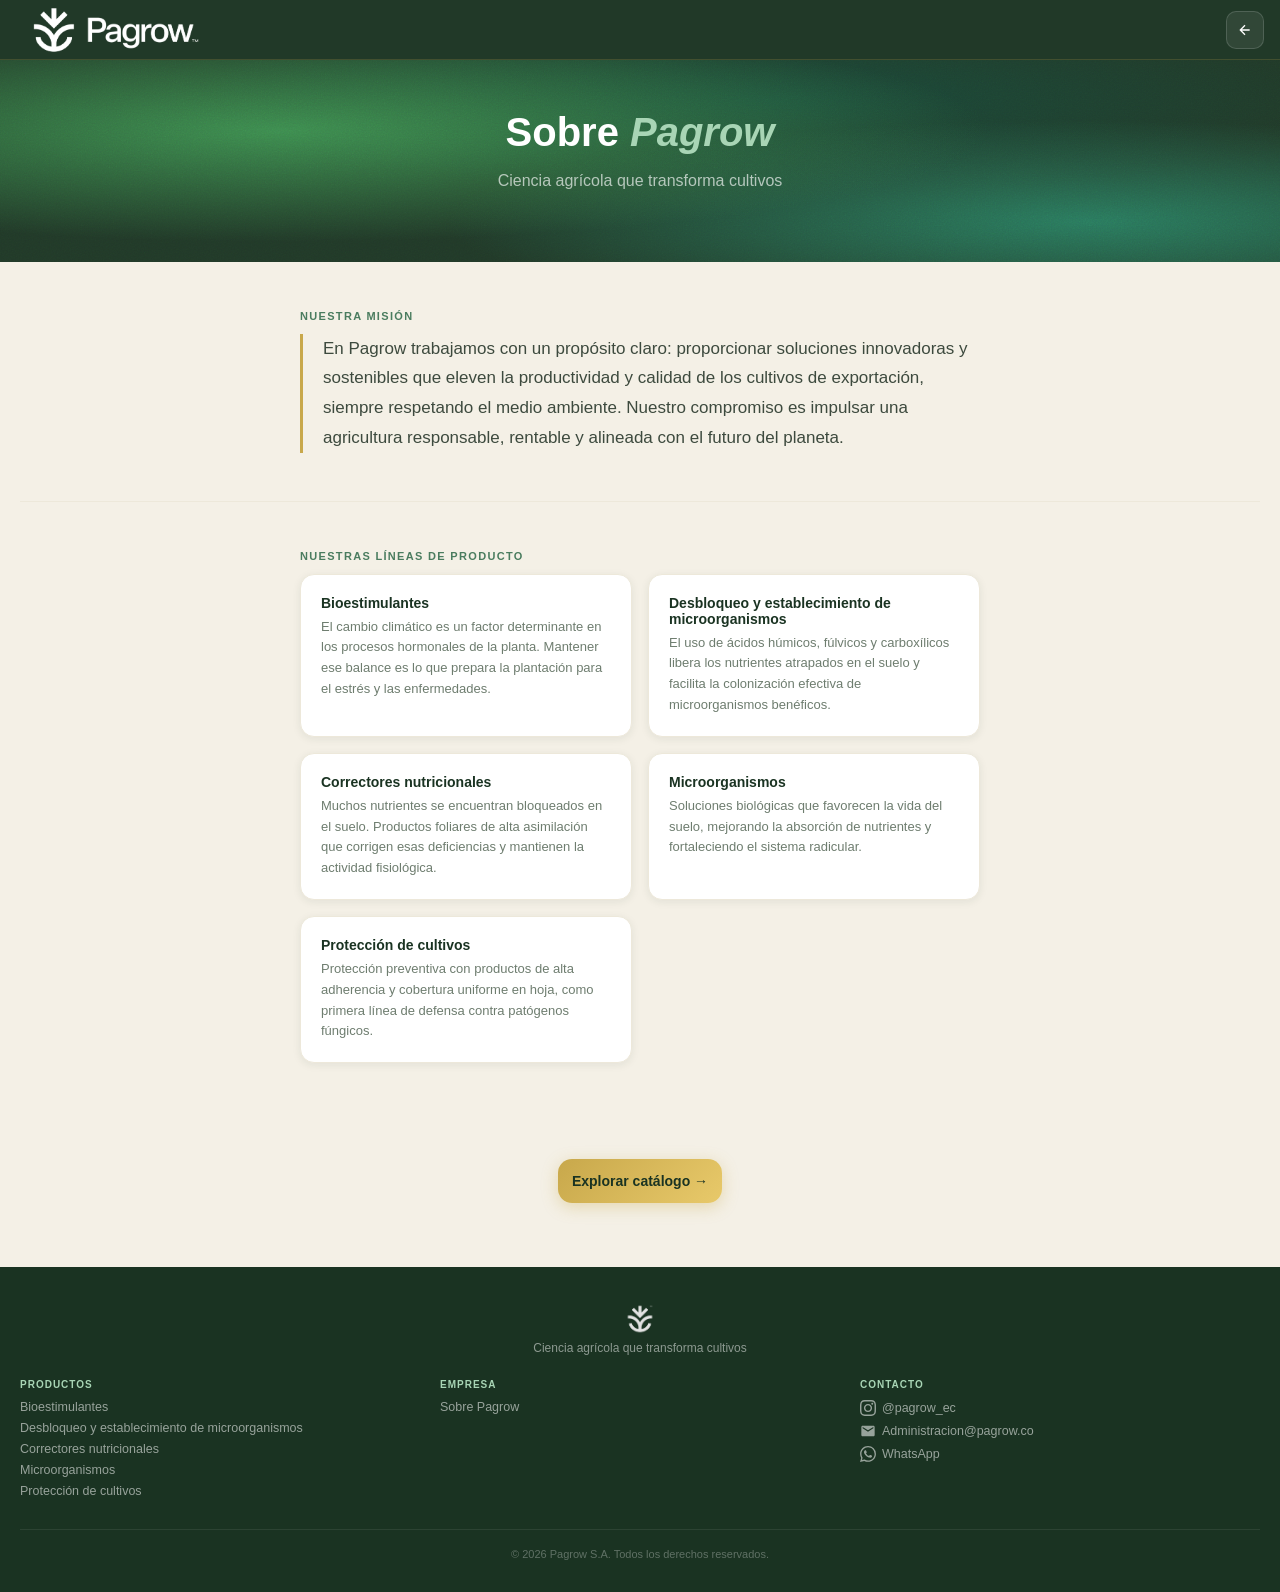
<file: sobre-nosotros.html>
<!doctype html>
<html lang="es">
    <head>
        <meta charset="UTF-8" />
        <meta name="viewport" content="width=device-width, initial-scale=1.0" />
        <title>Sobre Pagrow – Ciencia Agrícola para tus Cultivos</title>

        <!-- SEO -->
        <meta
            name="description"
            content="En Pagrow trabajamos con un propósito claro: proporcionar soluciones innovadoras y sostenibles que eleven la productividad y calidad de los cultivos de exportación."
        />
        <meta name="robots" content="index, follow" />
        <meta name="author" content="Pagrow S.A." />

        <!-- Open Graph -->
        <meta property="og:type" content="website" />
        <meta
            property="og:title"
            content="Sobre Pagrow – Ciencia Agrícola para tus Cultivos"
        />
        <meta
            property="og:description"
            content="Soluciones innovadoras y sostenibles para la agricultura de exportación en Ecuador."
        />
        <meta
            property="og:image"
            content="https://pagrow.es/assets/images/logos-pagrow/png/color/ISOTIPO_VERDE.png"
        />
        <meta
            property="og:url"
            content="https://pagrow.es/sobre-nosotros.html"
        />
        <meta property="og:locale" content="es_EC" />

        <!-- Security Headers -->
        <meta
            http-equiv="Content-Security-Policy"
            content="default-src 'self'; script-src 'self'; style-src 'self'; img-src 'self' data: https:; font-src 'self'; connect-src 'self'; object-src 'none'; base-uri 'self'; frame-ancestors 'none';"
        />
        <meta http-equiv="X-Content-Type-Options" content="nosniff" />
        <meta
            http-equiv="Referrer-Policy"
            content="strict-origin-when-cross-origin"
        />
        <meta
            http-equiv="Permissions-Policy"
            content="geolocation=(), microphone=(), camera=()"
        />

        <!-- Canonical -->
        <link rel="canonical" href="https://pagrow.es/sobre-nosotros.html" />

        <!-- Favicon -->
        <link
            rel="icon"
            type="image/png"
            sizes="32x32"
            href="assets/images/favicon/favicon-32x32.png"
        />
        <link
            rel="apple-touch-icon"
            href="assets/images/favicon/favicon-32x32.png"
        />

        <link rel="stylesheet" href="assets/css/styles.css" />
    </head>
    <body>
        <!-- ════════ HEADER ════════ -->
        <header class="header">
            <a href="index.html" class="logo">
                <img
                    src="assets/images/logos-pagrow/png/blanco-y-negro/HORIZONTAL_CLARO.png"
                    alt="Pagrow"
                    class="logo-img"
                    width="4501"
                    height="4501"
                />
            </a>
            <div class="header-actions">
                <a
                    href="index.html"
                    class="icon-btn"
                    title="Volver al catálogo"
                    aria-label="Volver al catálogo de productos"
                >
                    <svg
                        width="16"
                        height="16"
                        viewBox="0 0 24 24"
                        fill="none"
                        stroke="currentColor"
                        stroke-width="2"
                        aria-hidden="true"
                        focusable="false"
                    >
                        <path d="M19 12H5M12 19l-7-7 7-7" />
                    </svg>
                </a>
            </div>
        </header>

        <!-- ════════ HERO ════════ -->
        <section class="hero">
            <div class="hero-pattern"></div>
            <div class="hero-content">
                <h1>Sobre <em>Pagrow</em></h1>
                <p>Ciencia agrícola que transforma cultivos</p>
            </div>
        </section>

        <!-- ════════ MISIÓN ════════ -->
        <section class="about-section">
            <div class="about-section-label">Nuestra misión</div>
            <p class="about-mission-text">
                En Pagrow trabajamos con un propósito claro: proporcionar
                soluciones innovadoras y sostenibles que eleven la productividad
                y calidad de los cultivos de exportación, siempre respetando el
                medio ambiente. Nuestro compromiso es impulsar una agricultura
                responsable, rentable y alineada con el futuro del planeta.
            </p>
        </section>

        <hr class="about-divider" />

        <!-- ════════ LO QUE HACEMOS ════════ -->
        <section class="about-section">
            <div class="about-section-label">Nuestras líneas de producto</div>
            <div class="about-products-grid">
                <a href="index.html#bioestimulantes" class="about-product-card">
                    <h3 class="about-product-card-title">Bioestimulantes</h3>
                    <p class="about-product-card-desc">
                        El cambio climático es un factor determinante en los
                        procesos hormonales de la planta. Mantener ese balance
                        es lo que prepara la plantación para el estrés y las
                        enfermedades.
                    </p>
                </a>
                <a href="index.html#suelo" class="about-product-card">
                    <h3 class="about-product-card-title">
                        Desbloqueo y establecimiento de microorganismos
                    </h3>
                    <p class="about-product-card-desc">
                        El uso de ácidos húmicos, fúlvicos y carboxílicos libera
                        los nutrientes atrapados en el suelo y facilita la
                        colonización efectiva de microorganismos benéficos.
                    </p>
                </a>
                <a href="index.html#correctores" class="about-product-card">
                    <h3 class="about-product-card-title">
                        Correctores nutricionales
                    </h3>
                    <p class="about-product-card-desc">
                        Muchos nutrientes se encuentran bloqueados en el suelo.
                        Productos foliares de alta asimilación que corrigen esas
                        deficiencias y mantienen la actividad fisiológica.
                    </p>
                </a>
                <a href="index.html#micro" class="about-product-card">
                    <h3 class="about-product-card-title">Microorganismos</h3>
                    <p class="about-product-card-desc">
                        Soluciones biológicas que favorecen la vida del suelo,
                        mejorando la absorción de nutrientes y fortaleciendo el
                        sistema radicular.
                    </p>
                </a>
                <a href="index.html#proteccion" class="about-product-card">
                    <h3 class="about-product-card-title">
                        Protección de cultivos
                    </h3>
                    <p class="about-product-card-desc">
                        Protección preventiva con productos de alta adherencia y
                        cobertura uniforme en hoja, como primera línea de
                        defensa contra patógenos fúngicos.
                    </p>
                </a>
            </div>
        </section>

        <!-- ════════ CTA ════════ -->
        <section class="about-cta">
            <a href="index.html" class="btn-download">Explorar catálogo →</a>
        </section>

        <!-- ════════ FOOTER ════════ -->
        <footer class="footer">
            <div class="footer-logo">
                <img
                    src="assets/images/logos-pagrow/png/color/ISOTIPO_BLANCO.png"
                    alt="Isotipo Pagrow"
                    class="footer-logo-img"
                    width="4500"
                    height="4500"
                />
            </div>
            <div class="footer-tagline">
                Ciencia agrícola que transforma cultivos
            </div>
            <div class="footer-grid">
                <div class="footer-col">
                    <div class="footer-col-title">Productos</div>
                    <a href="index.html#bioestimulantes">Bioestimulantes</a>
                    <a href="index.html#suelo"
                        >Desbloqueo y establecimiento de microorganismos</a
                    >
                    <a href="index.html#correctores"
                        >Correctores nutricionales</a
                    >
                    <a href="index.html#micro">Microorganismos</a>
                    <a href="index.html#proteccion">Protección de cultivos</a>
                </div>
                <div class="footer-col">
                    <div class="footer-col-title">Empresa</div>
                    <a href="sobre-nosotros.html" aria-current="page"
                        >Sobre Pagrow</a
                    >
                </div>
                <div class="footer-col">
                    <div class="footer-col-title">Contacto</div>
                    <a
                        href="https://www.instagram.com/pagrow_ec/"
                        target="_blank"
                        rel="noopener noreferrer"
                        ><svg
                            xmlns="http://www.w3.org/2000/svg"
                            width="16"
                            height="16"
                            viewBox="0 0 24 24"
                            fill="currentColor"
                            aria-hidden="true"
                            style="vertical-align: -2px"
                        >
                            <path
                                d="M12 2.163c3.204 0 3.584.012 4.85.07 3.252.148 4.771 1.691 4.919 4.919.058 1.265.069 1.645.069 4.849 0 3.205-.012 3.584-.069 4.849-.149 3.225-1.664 4.771-4.919 4.919-1.266.058-1.644.07-4.85.07-3.204 0-3.584-.012-4.849-.07-3.26-.149-4.771-1.699-4.919-4.92-.058-1.265-.07-1.644-.07-4.849 0-3.204.013-3.583.07-4.849.149-3.227 1.664-4.771 4.919-4.919 1.266-.057 1.645-.069 4.849-.069zm0-2.163c-3.259 0-3.667.014-4.947.072-4.358.2-6.78 2.618-6.98 6.98-.059 1.281-.073 1.689-.073 4.948 0 3.259.014 3.668.072 4.948.2 4.358 2.618 6.78 6.98 6.98 1.281.058 1.689.072 4.948.072 3.259 0 3.668-.014 4.948-.072 4.354-.2 6.782-2.618 6.979-6.98.059-1.28.073-1.689.073-4.948 0-3.259-.014-3.667-.072-4.947-.196-4.354-2.617-6.78-6.979-6.98-1.281-.059-1.69-.073-4.949-.073zm0 5.838c-3.403 0-6.162 2.759-6.162 6.162s2.759 6.163 6.162 6.163 6.162-2.759 6.162-6.163c0-3.403-2.759-6.162-6.162-6.162zm0 10.162c-2.209 0-4-1.79-4-4 0-2.209 1.791-4 4-4s4 1.791 4 4c0 2.21-1.791 4-4 4zm6.406-11.845c-.796 0-1.441.645-1.441 1.44s.645 1.44 1.441 1.44c.795 0 1.439-.645 1.439-1.44s-.644-1.44-1.439-1.44z"
                            />
                        </svg>
                        @pagrow_ec</a
                    >
                    <a href="mailto:Administracion@pagrow.co"
                        ><svg
                            xmlns="http://www.w3.org/2000/svg"
                            width="16"
                            height="16"
                            viewBox="0 0 24 24"
                            fill="currentColor"
                            aria-hidden="true"
                            style="vertical-align: -2px"
                        >
                            <path
                                d="M20 4H4c-1.1 0-2 .9-2 2v12c0 1.1.9 2 2 2h16c1.1 0 2-.9 2-2V6c0-1.1-.9-2-2-2zm0 4l-8 5-8-5V6l8 5 8-5v2z"
                            />
                        </svg>
                        Administracion@pagrow.co</a
                    >
                    <a
                        href="https://wa.me/593999406826?text=Hola%2C%20me%20gustar%C3%ADa%20obtener%20m%C3%A1s%20informaci%C3%B3n%20sobre%20los%20productos%20Pagrow."
                        target="_blank"
                        rel="noopener noreferrer"
                        ><svg
                            xmlns="http://www.w3.org/2000/svg"
                            width="16"
                            height="16"
                            viewBox="0 0 24 24"
                            fill="currentColor"
                            aria-hidden="true"
                            style="vertical-align: -2px"
                        >
                            <path
                                d="M17.472 14.382c-.297-.149-1.758-.867-2.03-.967-.273-.099-.471-.148-.67.15-.197.297-.767.966-.94 1.164-.173.199-.347.223-.644.075-.297-.15-1.255-.463-2.39-1.475-.883-.788-1.48-1.761-1.653-2.059-.173-.297-.018-.458.13-.606.134-.133.298-.347.446-.52.149-.174.198-.298.298-.497.099-.198.05-.371-.025-.52-.075-.149-.669-1.612-.916-2.207-.242-.579-.487-.5-.669-.51-.173-.008-.371-.01-.57-.01-.198 0-.52.074-.792.372-.272.297-1.04 1.016-1.04 2.479 0 1.462 1.065 2.875 1.213 3.074.149.198 2.096 3.2 5.077 4.487.709.306 1.262.489 1.694.625.712.227 1.36.195 1.871.118.571-.085 1.758-.719 2.006-1.413.248-.694.248-1.289.173-1.413-.074-.124-.272-.198-.57-.347m-5.421 7.403h-.004a9.87 9.87 0 01-5.031-1.378l-.361-.214-3.741.982.998-3.648-.235-.374a9.86 9.86 0 01-1.51-5.26c.001-5.45 4.436-9.884 9.888-9.884 2.64 0 5.122 1.03 6.988 2.898a9.825 9.825 0 012.893 6.994c-.003 5.45-4.437 9.884-9.885 9.884m8.413-18.297A11.815 11.815 0 0012.05 0C5.495 0 .16 5.335.157 11.892c0 2.096.547 4.142 1.588 5.945L.057 24l6.305-1.654a11.882 11.882 0 005.683 1.448h.005c6.554 0 11.89-5.335 11.893-11.893a11.821 11.821 0 00-3.48-8.413z"
                            />
                        </svg>
                        WhatsApp</a
                    >
                </div>
            </div>
            <div class="footer-bottom">
                <div class="footer-copy">
                    © 2026 Pagrow S.A. Todos los derechos reservados.
                </div>
            </div>
        </footer>
    </body>
</html>
</file>
<file: assets/css/styles.css>
:root {
    --forest: #1a3322;
    --forest-mid: #2c5040;
    --sage: #4a7c5f;
    --moss: #6b9e7e;
    --mint: #a8d5b5;
    --cream: #f4f0e6;
    --parchment: #ede8da;
    --gold: #c8a84b;
    --gold-light: #e8c96a;
    --sand: #d4c8a8;
    --text-dark: #1a1a18;
    --text-mid: #3d4a3e;
    --text-light: #6e7d6f;
    --white: #ffffff;
    --shadow-sm: 0 2px 8px rgba(26, 51, 34, 0.08);
    --shadow-md: 0 6px 24px rgba(26, 51, 34, 0.12);
    --shadow-lg: 0 16px 48px rgba(26, 51, 34, 0.18);
    --radius-sm: 8px;
    --radius-md: 14px;
    --radius-lg: 20px;
    --radius-xl: 28px;
}

*,
*::before,
*::after {
    box-sizing: border-box;
    margin: 0;
    padding: 0;
}

html {
    scroll-behavior: smooth;
}

.sr-only {
    position: absolute;
    width: 1px;
    height: 1px;
    padding: 0;
    margin: -1px;
    overflow: hidden;
    clip: rect(0, 0, 0, 0);
    white-space: nowrap;
    border: 0;
}

body {
    font-family: Arial, sans-serif;
    background: var(--cream);
    color: var(--text-dark);
    min-height: 100vh;
    overflow-x: hidden;
}

/* ══════════════════ HEADER ══════════════════ */
.header {
    position: sticky;
    top: 0;
    z-index: 100;
    background: rgba(26, 51, 34, 0.97);
    backdrop-filter: blur(12px);
    border-bottom: 1px solid rgba(200, 168, 75, 0.2);
    padding: 0 16px;
    height: 60px;
    display: flex;
    align-items: center;
    justify-content: space-between;
}

.logo {
    display: flex;
    align-items: center;
    gap: 8px;
    text-decoration: none;
}
.logo-img {
    height: 200px;
    width: auto;
    display: block;
}
.footer-logo-img {
    height: 32px;
    width: auto;
    display: block;
    margin: 0 auto;
}

.header-actions {
    display: flex;
    gap: 6px;
    align-items: center;
}
.icon-btn {
    width: 38px;
    height: 38px;
    border: 1px solid rgba(255, 255, 255, 0.15);
    background: rgba(255, 255, 255, 0.07);
    border-radius: 10px;
    display: flex;
    align-items: center;
    justify-content: center;
    cursor: pointer;
    transition: all 0.2s;
    color: var(--white);
}
.icon-btn:hover {
    background: rgba(255, 255, 255, 0.15);
    border-color: var(--gold);
}

/* ══════════════════ SEARCH BAR ══════════════════ */
.search-wrap {
    background: var(--forest);
    padding: 10px 16px 12px;
    border-bottom: 1px solid rgba(200, 168, 75, 0.1);
    display: none;
}
.search-wrap.open {
    display: block;
}
.search-input-row {
    display: flex;
    gap: 8px;
    align-items: center;
    background: rgba(255, 255, 255, 0.1);
    border: 1px solid rgba(200, 168, 75, 0.25);
    border-radius: var(--radius-md);
    padding: 8px 14px;
}
.search-input-row input {
    flex: 1;
    background: none;
    border: none;
    outline: none;
    color: var(--white);
    font-family: Arial, sans-serif;
    font-size: 14px;
}
.search-input-row input::placeholder {
    color: rgba(255, 255, 255, 0.4);
}
.s-icon {
    color: rgba(255, 255, 255, 0.5);
    flex-shrink: 0;
}

/* ══════════════════ HERO ══════════════════ */
.hero {
    position: relative;
    overflow: hidden;
    background-color: #213928;
    background-image:
        radial-gradient(ellipse 55% 55% at 22% 35%, #3d8c4f 0%, transparent 100%),
        radial-gradient(ellipse 50% 50% at 85% 80%, #2a7a5e 0%, transparent 100%),
        radial-gradient(ellipse 45% 45% at 60% 20%, #1a4a3a 0%, transparent 100%);
    padding: 48px 20px 44px;
    text-align: center;
}
.hero::after {
    content: '';
    position: absolute;
    inset: 0;
    opacity: 0.15;
    background-image: url("data:image/svg+xml,%3Csvg viewBox='0 0 200 200' xmlns='http://www.w3.org/2000/svg'%3E%3Cfilter id='n'%3E%3CfeTurbulence type='fractalNoise' baseFrequency='0.72' numOctaves='4' stitchTiles='stitch'/%3E%3C/filter%3E%3Crect width='100%25' height='100%25' filter='url(%23n)'/%3E%3C/svg%3E");
    mix-blend-mode: overlay;
    pointer-events: none;
    z-index: 0;
}
.hero-leaf {
    position: absolute;
    bottom: -10px;
    width: 280px;
    pointer-events: none;
    z-index: 1;
}
.hero-leaf--right {
    right: -30px;
    transform: rotate(5deg);
}
.hero-leaf--left {
    left: -30px;
    transform: scaleX(-1) rotate(5deg);
}
@media (min-width: 600px) {
    .hero-leaf {
        width: 420px;
        bottom: -20px;
    }
    .hero-leaf--right { right: -50px; }
    .hero-leaf--left  { left: -50px; }
}
@media (min-width: 1024px) {
    .hero-leaf {
        width: 560px;
        bottom: -30px;
    }
    .hero-leaf--right { right: -60px; }
    .hero-leaf--left  { left: -60px; }
}
.hero-content {
    position: relative;
    z-index: 2;
}
.hero h1 {
    font-family: Arial, sans-serif;
    font-size: clamp(26px, 7vw, 40px);
    line-height: 1.2;
    color: var(--white);
    margin-bottom: 12px;
    max-width: 560px;
    margin-left: auto;
    margin-right: auto;
}
.hero h1 em {
    font-style: italic;
    color: var(--mint);
}
.hero p {
    font-size: 16px;
    line-height: 1.6;
    color: rgba(255, 255, 255, 0.65);
    max-width: 380px;
    margin: 0 auto 24px;
}

/* ══════════════════ CATALOG BODY ══════════════════ */
.catalog-body {
    padding: 0 16px 40px;
}

.tab-bar {
    display: flex;
    gap: 8px;
    overflow-x: auto;
    padding: 20px 0 8px;
    scrollbar-width: none;
    -ms-overflow-style: none;
}
.tab-bar::-webkit-scrollbar {
    display: none;
}
.tab-chip {
    flex-shrink: 0;
    background: var(--white);
    border: 1.5px solid var(--sand);
    border-radius: 100px;
    padding: 8px 16px;
    font-size: 13px;
    color: var(--text-mid);
    cursor: pointer;
    transition: all 0.15s;
    white-space: nowrap;
}
.tab-chip:hover {
    border-color: var(--sage);
    color: var(--forest);
}
.tab-chip.active {
    background: var(--forest);
    border-color: var(--forest);
    color: var(--white);
    font-weight: 600;
}

.results-bar {
    display: flex;
    align-items: center;
    justify-content: space-between;
    padding: 14px 0 10px;
}
.results-count {
    font-size: 13px;
    color: var(--text-light);
}
.results-count strong {
    color: var(--text-dark);
    font-weight: 600;
}

/* ══════════════════ CATEGORY BANNER ══════════════════ */
.cat-banner {
    margin: 52px 0 18px;
    border-radius: var(--radius-lg);
    overflow: hidden;
    background: var(--forest);
    box-shadow: var(--shadow-md);
    animation: fadeInUp 0.35s ease both;
}

/* Inner content */
.cat-banner-inner {
    padding: 18px 20px 20px;
    position: relative;
    overflow: hidden;
}

/* Eyebrow — small label above the title */
.cat-eyebrow {
    font-size: 10px;
    font-weight: 700;
    text-transform: uppercase;
    letter-spacing: 1.8px;
    margin-bottom: 7px;
    color: var(--mint);
}

.cat-title {
    font-size: 21px;
    font-weight: 800;
    color: var(--white);
    line-height: 1.2;
    margin-bottom: 10px;
}

/* Separator line before description */
.cat-desc-wrap {
    border-top: 1px solid rgba(255, 255, 255, 0.12);
    padding-top: 12px;
}

.cat-desc {
    font-size: 13px;
    line-height: 1.75;
    color: rgba(255, 255, 255, 0.72);
}

/* ══════════════════ PRODUCT GRID ══════════════════ */
.product-grid {
    display: grid;
    grid-template-columns: 1fr 1fr;
    gap: 10px;
    padding-bottom: 12px;
    border-bottom: 1px solid rgba(26, 51, 34, 0.07);
}
@media (min-width: 480px) {
    .product-grid {
        grid-template-columns: repeat(2, 1fr);
        gap: 12px;
    }
}
@media (min-width: 700px) {
    .product-grid {
        grid-template-columns: repeat(3, 1fr);
        gap: 14px;
    }
    .catalog-body {
        padding: 0 24px 60px;
    }
}
@media (min-width: 1024px) {
    .product-grid {
        grid-template-columns: repeat(4, 1fr);
        gap: 16px;
    }
    .catalog-body {
        max-width: 1200px;
        margin: 0 auto;
        padding: 0 32px 80px;
    }
}

/* ══════════════════ PRODUCT BADGE ══════════════════ */
.product-badge {
    position: absolute;
    top: 10px;
    left: 10px;
    z-index: 2;
    background: var(--gold);
    color: var(--forest);
    font-size: 9.5px;
    font-weight: 800;
    text-transform: uppercase;
    letter-spacing: 0.8px;
    padding: 4px 9px;
    border-radius: 6px;
    box-shadow: 0 2px 8px rgba(200, 168, 75, 0.45);
    pointer-events: none;
    white-space: nowrap;
}

/* ══════════════════ PRODUCT CARD ══════════════════ */
.product-card {
    background: var(--white);
    border: 1px solid rgba(26, 51, 34, 0.07);
    border-radius: var(--radius-lg);
    overflow: hidden;
    cursor: pointer;
    transition: all 0.25s cubic-bezier(0.4, 0, 0.2, 1);
    display: flex;
    flex-direction: column;
    position: relative;
    box-shadow: var(--shadow-sm);
}
.product-card:hover {
    transform: translateY(-3px);
    box-shadow: var(--shadow-md);
    border-color: rgba(74, 124, 95, 0.25);
}
.product-card:active {
    transform: translateY(-1px);
}

.card-image {
    width: 100%;
    aspect-ratio: 4 / 3;
    overflow: hidden;
    background: var(--parchment);
    border-bottom: 1px solid rgba(26, 51, 34, 0.06);
}
.card-image img {
    width: 100%;
    height: 100%;
    object-fit: cover;
    display: block;
}

.card-top {
    padding: 10px 14px 6px;
    display: flex;
    align-items: center;
}
.cat-tag {
    font-size: 9.5px;
    letter-spacing: 0.6px;
    font-weight: 600;
    text-transform: uppercase;
    padding: 3px 7px;
    border-radius: 6px;
    white-space: nowrap;
}

/* category colors */
.cat-bio .cat-tag {
    background: #d4eddb;
    color: #2a6e42;
}
.cat-suelo .cat-tag {
    background: #edddd4;
    color: #6e4a2a;
}
.cat-correctores .cat-tag {
    background: #ede8d4;
    color: #6e5e2a;
}
.cat-micro .cat-tag {
    background: #e5d4ed;
    color: #5e2a6e;
}
.cat-proteccion .cat-tag {
    background: #fde8d4;
    color: #7a2e0e;
}

.card-body {
    padding: 4px 14px 12px;
    flex: 1;
}
.product-name {
    font-family: Arial, sans-serif;
    font-size: 16px;
    font-weight: 700;
    color: var(--text-dark);
    margin-bottom: 5px;
    line-height: 1.2;
}
.product-desc {
    font-size: 11.5px;
    line-height: 1.5;
    color: var(--text-light);
    display: -webkit-box;
    -webkit-line-clamp: 3;
    -webkit-box-orient: vertical;
    overflow: hidden;
}

.card-footer {
    padding: 0 12px 12px;
}
.btn-ficha {
    width: 100%;
    padding: 8px 12px;
    background: var(--forest);
    color: var(--white);
    border: none;
    border-radius: var(--radius-sm);
    font-family: Arial, sans-serif;
    font-size: 11.5px;
    font-weight: 600;
    letter-spacing: 0.3px;
    cursor: pointer;
    display: flex;
    align-items: center;
    justify-content: center;
    gap: 5px;
    transition: all 0.2s;
}
.btn-ficha:hover {
    background: var(--forest-mid);
}
.btn-ficha .arrow {
    font-size: 12px;
    transition: transform 0.2s;
}
.product-card:hover .btn-ficha .arrow {
    transform: translateX(2px);
}

/* ══════════════════ MODAL ══════════════════ */
.modal-overlay {
    position: fixed;
    inset: 0;
    z-index: 1000;
    background: rgba(10, 20, 14, 0.75);
    backdrop-filter: blur(6px);
    display: flex;
    align-items: flex-end;
    opacity: 0;
    pointer-events: none;
    transition: opacity 0.3s;
}
.modal-overlay.open {
    opacity: 1;
    pointer-events: auto;
}
@media (min-width: 600px) {
    .modal-overlay {
        align-items: center;
        justify-content: center;
        padding: 20px;
    }
}

.modal-sheet {
    width: 100%;
    max-width: 560px;
    background: var(--white);
    border-radius: var(--radius-xl) var(--radius-xl) 0 0;
    max-height: 92vh;
    overflow-y: auto;
    transform: translateY(100%);
    transition: transform 0.35s cubic-bezier(0.4, 0, 0.2, 1);
    scrollbar-width: thin;
    scrollbar-color: var(--sand) transparent;
}
@media (min-width: 600px) {
    .modal-sheet {
        border-radius: var(--radius-xl);
        max-height: 85vh;
    }
}
.modal-overlay.open .modal-sheet {
    transform: translateY(0);
}

.modal-handle {
    width: 36px;
    height: 4px;
    background: var(--sand);
    border-radius: 2px;
    margin: 12px auto 0;
}
@media (min-width: 600px) {
    .modal-handle {
        display: none;
    }
}

.modal-header {
    position: sticky;
    top: 0;
    z-index: 10;
    background: transparent;
    padding: 10px 12px;
    display: flex;
    align-items: center;
    justify-content: flex-end;
    pointer-events: none; /* let clicks pass through transparent area */
}
.modal-product-icon {
    width: 50px;
    height: 50px;
    border-radius: var(--radius-md);
    flex-shrink: 0;
    object-fit: cover;
}
.modal-title-block {
    flex: 1;
    min-width: 0;
}
.modal-product-name {
    font-family: Arial, sans-serif;
    font-size: 20px;
    font-weight: 700;
    color: var(--text-dark);
    line-height: 1.2;
}
.modal-cat-label {
    font-size: 11px;
    color: var(--text-light);
    margin-top: 2px;
}
.modal-close {
    width: 36px;
    height: 36px;
    flex-shrink: 0;
    background: rgba(255, 255, 255, 0.92);
    backdrop-filter: blur(6px);
    -webkit-backdrop-filter: blur(6px);
    border: none;
    border-radius: 10px;
    cursor: pointer;
    display: flex;
    align-items: center;
    justify-content: center;
    font-size: 18px;
    color: var(--text-mid);
    transition: all 0.2s;
    pointer-events: auto; /* restore clicks — parent header is pointer-events: none */
    box-shadow: 0 2px 8px rgba(0, 0, 0, 0.15);
}
.modal-close:hover {
    background: var(--sand);
    color: var(--forest);
}

.modal-body {
    padding: 20px 16px 24px;
}

.modal-desc {
    font-size: 14px;
    line-height: 1.7;
    color: var(--text-mid);
    margin-bottom: 20px;
}

.info-grid {
    display: grid;
    grid-template-columns: 1fr 1fr;
    gap: 10px;
    margin-bottom: 20px;
}
.info-card {
    background: var(--cream);
    border: 1px solid rgba(26, 51, 34, 0.07);
    border-radius: var(--radius-md);
    padding: 12px;
}
.info-card-label {
    font-size: 10px;
    font-weight: 600;
    text-transform: uppercase;
    letter-spacing: 0.8px;
    color: var(--text-light);
    margin-bottom: 4px;
}
.info-card-value {
    font-size: 13px;
    font-weight: 600;
    color: var(--forest);
}

.benefits-title {
    font-size: 13px;
    font-weight: 600;
    color: var(--text-dark);
    text-transform: uppercase;
    letter-spacing: 0.6px;
    margin-bottom: 10px;
}
.benefits-list {
    list-style: none;
    display: flex;
    flex-direction: column;
    gap: 6px;
    margin-bottom: 20px;
}
.benefit-item {
    display: flex;
    align-items: flex-start;
    gap: 8px;
    font-size: 13px;
    line-height: 1.5;
    color: var(--text-mid);
}
.benefit-dot {
    width: 18px;
    height: 18px;
    flex-shrink: 0;
    margin-top: 1px;
    background: rgba(74, 124, 95, 0.12);
    border-radius: 50%;
    display: flex;
    align-items: center;
    justify-content: center;
    font-size: 10px;
    color: var(--sage);
}

.composition-box {
    background: linear-gradient(135deg, var(--forest), var(--forest-mid));
    border-radius: var(--radius-md);
    padding: 14px 16px;
    margin-bottom: 20px;
}
.composition-title {
    font-size: 11px;
    font-weight: 600;
    text-transform: uppercase;
    letter-spacing: 0.8px;
    color: var(--mint);
    margin-bottom: 8px;
}
.composition-text {
    font-size: 13px;
    color: rgba(255, 255, 255, 0.8);
    line-height: 1.6;
}

.modal-actions {
    display: flex;
    flex-direction: column;
    gap: 8px;
}
.btn-download {
    display: flex;
    align-items: center;
    justify-content: center;
    gap: 8px;
    width: 100%;
    padding: 14px;
    background: linear-gradient(135deg, var(--gold), var(--gold-light));
    color: var(--forest);
    font-family: Arial, sans-serif;
    font-size: 14px;
    font-weight: 700;
    border: none;
    border-radius: var(--radius-md);
    cursor: pointer;
    text-decoration: none;
    transition: all 0.2s;
    box-shadow: 0 4px 16px rgba(200, 168, 75, 0.35);
}
.btn-download:hover {
    transform: translateY(-1px);
    box-shadow: 0 6px 20px rgba(200, 168, 75, 0.45);
}
.btn-contact {
    display: flex;
    align-items: center;
    justify-content: center;
    gap: 8px;
    width: 100%;
    padding: 12px;
    background: rgba(26, 51, 34, 0.06);
    color: var(--forest);
    font-family: Arial, sans-serif;
    font-size: 13px;
    font-weight: 600;
    border: 1.5px solid rgba(26, 51, 34, 0.15);
    border-radius: var(--radius-md);
    cursor: pointer;
    text-decoration: none;
    transition: all 0.2s;
}
.btn-contact:hover {
    background: rgba(26, 51, 34, 0.1);
}

/* ══════════════════ EMPTY STATE ══════════════════ */
.empty-state {
    text-align: center;
    padding: 60px 20px;
    display: none;
}
.empty-state.visible {
    display: block;
}
.empty-title {
    font-family: Arial, sans-serif;
    font-size: 20px;
    color: var(--text-dark);
    margin-bottom: 6px;
}
.empty-sub {
    font-size: 13px;
    color: var(--text-light);
}

/* ══════════════════ FOOTER ══════════════════ */
.footer {
    background: var(--forest);
    padding: 36px 20px 32px;
    text-align: center;
}
.footer-logo {
    margin-bottom: 6px;
    display: flex;
    justify-content: center;
}
.footer-tagline {
    font-size: 12px;
    color: rgba(255, 255, 255, 0.5);
    margin-bottom: 24px;
}
.footer-grid {
    display: grid;
    grid-template-columns: 1fr 1fr;
    gap: 20px;
    text-align: left;
    margin-bottom: 24px;
}
@media (min-width: 600px) {
    .footer-grid {
        grid-template-columns: repeat(3, 1fr);
    }
}
.footer-col-title {
    font-size: 10px;
    font-weight: 700;
    text-transform: uppercase;
    letter-spacing: 1px;
    color: var(--mint);
    margin-bottom: 10px;
}
.footer-col a {
    display: flex;
    align-items: center;
    gap: 6px;
    font-size: 12.5px;
    color: rgba(255, 255, 255, 0.55);
    text-decoration: none;
    margin-bottom: 7px;
    transition: color 0.15s;
}
.footer-col a:hover {
    color: var(--white);
}
.footer-bottom {
    border-top: 1px solid rgba(255, 255, 255, 0.08);
    padding-top: 18px;
    display: flex;
    flex-direction: column;
    align-items: center;
    gap: 8px;
}
.footer-copy {
    font-size: 11px;
    color: rgba(255, 255, 255, 0.3);
}

/* ══════════════════ ANIMATIONS ══════════════════ */
@keyframes fadeInUp {
    from {
        opacity: 0;
        transform: translateY(16px);
    }
    to {
        opacity: 1;
        transform: translateY(0);
    }
}
.product-card {
    animation: fadeInUp 0.4s ease both;
}

/* ══════════════════ CARD: OVERLAY TAG + FOOTER ══════════════════ */
.card-image {
    position: relative;
}

.card-tag-overlay {
    position: absolute;
    bottom: 8px;
    left: 10px;
    z-index: 1;
}
.card-tag-overlay .cat-tag {
    background: rgba(26, 51, 34, 0.8);
    color: rgba(255, 255, 255, 0.95);
    backdrop-filter: blur(4px);
    -webkit-backdrop-filter: blur(4px);
}
.card-body {
    padding: 12px 14px 10px;
}
.card-footer {
    padding: 0 12px 12px;
    display: flex;
    align-items: center;
    gap: 8px;
}
.btn-ficha {
    flex: 1;
    width: auto;
}

/* ══════════════════ MODAL: BANNER SPLIT + TAGLINE + CHIPS ══════════════════ */
.modal-body {
    padding: 35px 0 30px;
}

.modal-banner {
    position: relative;
    height: 160px;
    display: flex;
    overflow: visible;
    margin-bottom: 80px; /* mirrors top padding for symmetric bottom overflow */
}
.modal-banner-product {
    width: 42%;
    background: #005b35;
    flex-shrink: 0;
    position: relative; /* anchor for absolute product img */
    overflow: visible;
}
.modal-banner-product-img {
    /* Absolutely centered on the banner — overflows equally above and below */
    position: absolute;
    top: 50%;
    left: 50%;
    transform: translate(-50%, -50%);
    height: 320px;
    width: auto;
    z-index: 5;
    filter: drop-shadow(0 16px 32px rgba(0, 0, 0, 0.55))
        drop-shadow(0 2px 8px rgba(0, 0, 0, 0.3));
}
.modal-banner-deco {
    flex: 1;
    overflow: hidden;
    position: relative;
}
/* top gradient scrim for text readability */
.modal-banner-deco::before {
    content: "";
    position: absolute;
    inset: 0;
    background: linear-gradient(
        to bottom,
        rgba(0, 20, 10, 0.58) 0%,
        transparent 70%
    );
    z-index: 2;
    pointer-events: none;
}
.modal-banner-deco-img {
    width: 100%;
    height: 100%;
    object-fit: cover;
    object-position: center;
    display: block;
}
.modal-banner-title {
    position: absolute;
    top: 12px;
    left: 14px;
    right: 10px;
    z-index: 3;
}
.modal-banner-name {
    font-size: 22px;
    font-weight: 800;
    color: #ffffff;
    line-height: 1.1;
    letter-spacing: -0.2px;
    text-shadow: 0 2px 10px rgba(0, 0, 0, 0.55);
}
.modal-banner-cat {
    font-size: 10.5px;
    font-weight: 700;
    color: #ffcd00;
    text-transform: uppercase;
    letter-spacing: 0.9px;
    margin-top: 5px;
    text-shadow: 0 1px 6px rgba(0, 0, 0, 0.55);
}
.modal-tagline {
    font-size: 13.5px;
    line-height: 1.65;
    color: var(--text-mid);
    padding: 14px 16px;
    margin: 16px 16px 0;
    background: rgba(200, 168, 75, 0.07);
    border-left: 3px solid var(--gold);
    border-radius: 0 var(--radius-sm) var(--radius-sm) 0;
}
.modal-chips-row {
    display: flex;
    gap: 6px;
    flex-wrap: wrap;
    padding: 12px 16px 0;
}
.mchip {
    font-size: 9.5px;
    font-weight: 700;
    text-transform: uppercase;
    letter-spacing: 0.7px;
    padding: 4px 10px;
    border-radius: 20px;
    line-height: 1.4;
}
.cat-bio-mchip {
    background: #d4eddb;
    color: #1d5732;
}
.cat-suelo-mchip {
    background: #edddd4;
    color: #6e3a1a;
}
.cat-correctores-mchip {
    background: #ede8d4;
    color: #5e4e1a;
}
.cat-micro-mchip {
    background: #e5d4ed;
    color: #4e1a6e;
}
.cat-proteccion-mchip {
    background: #fde8d4;
    color: #7a2e0e;
}

/* ══════════════════ MODAL: BENEFITS GRID ══════════════════ */
.modal-section-label {
    font-size: 10px;
    font-weight: 700;
    text-transform: uppercase;
    letter-spacing: 1px;
    color: var(--text-light);
    padding: 18px 16px 10px;
}
.modal-benefits-grid {
    display: grid;
    grid-template-columns: 1fr 1fr;
    gap: 8px;
    padding: 0 16px;
}
@media (max-width: 340px) {
    .modal-benefits-grid {
        grid-template-columns: 1fr;
    }
}
.mbenefit-card {
    display: flex;
    align-items: flex-start;
    gap: 8px;
    padding: 10px 12px;
    background: var(--cream);
    border: 1px solid rgba(26, 51, 34, 0.08);
    border-radius: var(--radius-sm);
    font-size: 12px;
    line-height: 1.45;
    color: var(--text-mid);
}
.mbenefit-icon {
    flex-shrink: 0;
    width: 16px;
    height: 16px;
    background: linear-gradient(135deg, var(--sage), var(--moss));
    border-radius: 50%;
    display: flex;
    align-items: center;
    justify-content: center;
    font-size: 8px;
    color: #fff;
    margin-top: 1px;
    font-weight: 700;
}

/* ══════════════════ ACCORDION ══════════════════ */
.modal-accordions {
    margin: 18px 16px 0;
    border: 1px solid rgba(26, 51, 34, 0.1);
    border-radius: var(--radius-md);
    overflow: hidden;
}
.modal-accordion {
    border-bottom: 1px solid rgba(26, 51, 34, 0.08);
}
.modal-accordion:last-child {
    border-bottom: none;
}

.accordion-trigger {
    width: 100%;
    display: flex;
    align-items: center;
    justify-content: space-between;
    padding: 13px 16px;
    background: none;
    border: none;
    cursor: pointer;
    text-align: left;
    color: inherit;
    transition: background 0.15s;
}
.accordion-trigger:hover {
    background: var(--cream);
}
.acc-title {
    font-size: 13px;
    font-weight: 600;
    color: var(--text-dark);
}
.accordion-chevron {
    font-size: 18px;
    color: var(--text-light);
    transition: transform 0.25s ease;
    line-height: 1;
    flex-shrink: 0;
    user-select: none;
}
.modal-accordion.open .accordion-chevron {
    transform: rotate(90deg);
}

/* CSS grid-template-rows trick: smooth height without fixed max-height */
.accordion-body {
    display: grid;
    grid-template-rows: 0fr;
    transition: grid-template-rows 0.28s ease;
}
.modal-accordion.open .accordion-body {
    grid-template-rows: 1fr;
}
.accordion-inner {
    overflow: hidden;
    padding: 0 16px;
    transition: padding 0.28s ease;
}
.modal-accordion.open .accordion-inner {
    padding: 4px 16px 14px;
}
.accordion-inner p {
    font-size: 13px;
    line-height: 1.7;
    color: var(--text-mid);
    margin: 0;
}

.comp-list {
    list-style: none;
    display: flex;
    flex-direction: column;
    gap: 5px;
    margin: 0;
    padding: 0;
}
.comp-list li {
    font-size: 12.5px;
    color: var(--text-mid);
    line-height: 1.5;
    padding-left: 14px;
    position: relative;
}
.comp-list li::before {
    content: "·";
    position: absolute;
    left: 2px;
    color: var(--sage);
    font-size: 18px;
    line-height: 1;
    top: -1px;
}

.modal-actions {
    margin: 20px 16px 0;
}

/* ══════════════════ ABOUT PAGE ══════════════════ */
.about-section {
    padding: 48px 20px;
    max-width: 720px;
    margin: 0 auto;
}

.about-section-label {
    font-size: 11px;
    font-weight: 700;
    letter-spacing: 0.12em;
    text-transform: uppercase;
    color: var(--sage);
    margin-bottom: 12px;
}

.about-mission-text {
    font-size: 17px;
    line-height: 1.75;
    color: var(--text-mid);
    border-left: 3px solid var(--gold);
    padding-left: 20px;
    margin-top: 0;
}

.about-products-grid {
    display: grid;
    grid-template-columns: 1fr 1fr;
    gap: 16px;
    margin-top: 8px;
}

@media (max-width: 480px) {
    .about-products-grid {
        grid-template-columns: 1fr;
    }
}

.about-product-card {
    display: block;
    background: var(--white);
    border: 1px solid var(--parchment);
    border-radius: var(--radius-md);
    padding: 20px;
    box-shadow: var(--shadow-sm);
    text-decoration: none;
    transition: border-color 0.15s, box-shadow 0.15s, transform 0.15s;
}

.about-product-card:hover {
    border-color: var(--forest);
    box-shadow: var(--shadow-md);
    transform: translateY(-2px);
}

.about-product-card-title {
    font-size: 14px;
    font-weight: 700;
    color: var(--forest);
    margin-bottom: 6px;
}

.about-product-card-desc {
    font-size: 13px;
    line-height: 1.6;
    color: var(--text-light);
}

.about-divider {
    border: none;
    border-top: 1px solid var(--parchment);
    margin: 0 20px;
}

.about-cta {
    padding: 48px 20px 64px;
    text-align: center;
}

.about-cta .btn-download {
    display: inline-flex;
    width: auto;
    text-decoration: none;
}
</file>
